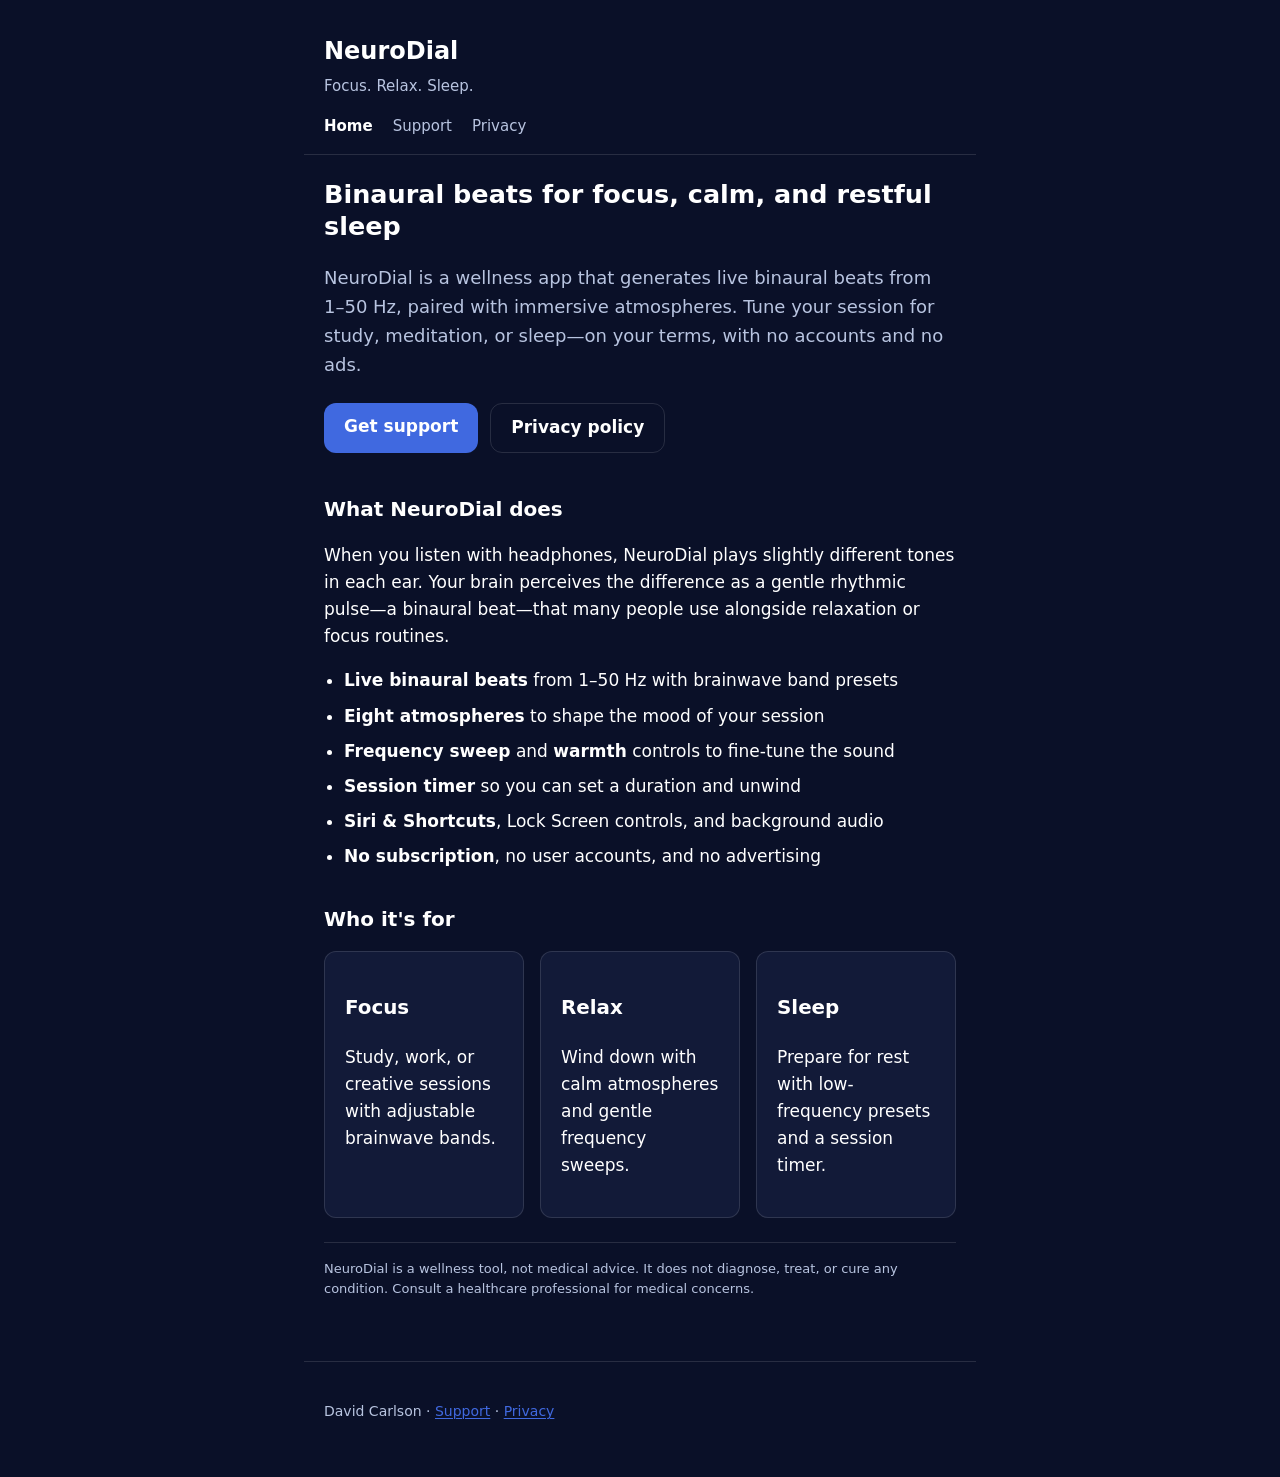
<file: index.html>
<!DOCTYPE html>
<html lang="en">
<head>
  <meta charset="utf-8">
  <meta name="viewport" content="width=device-width, initial-scale=1">
  <meta name="description" content="NeuroDial — binaural beats for focus, relaxation, and sleep. Live frequencies, atmospheres, no subscription.">
  <title>NeuroDial — Focus. Relax. Sleep.</title>
  <link rel="stylesheet" href="styles.css">
</head>
<body>
  <a class="skip-link" href="#main">Skip to content</a>
  <header class="site-header">
    <p class="logo"><a href="index.html">NeuroDial</a></p>
    <p class="tagline">Focus. Relax. Sleep.</p>
    <nav class="primary-nav" aria-label="Primary">
      <a href="index.html" aria-current="page">Home</a>
      <a href="support.html">Support</a>
      <a href="privacy.html">Privacy</a>
    </nav>
  </header>
  <main id="main">
    <section class="hero">
      <h1 class="visually-hidden">NeuroDial</h1>
      <h2>Binaural beats for focus, calm, and restful sleep</h2>
      <p class="lead">NeuroDial is a wellness app that generates live binaural beats from 1–50 Hz, paired with immersive atmospheres. Tune your session for study, meditation, or sleep—on your terms, with no accounts and no ads.</p>
      <div class="cta-row">
        <a class="btn btn-primary" href="support.html">Get support</a>
        <a class="btn btn-secondary" href="privacy.html">Privacy policy</a>
      </div>
    </section>
    <section aria-labelledby="features-heading">
      <h2 id="features-heading" class="section-title">What NeuroDial does</h2>
      <p>When you listen with headphones, NeuroDial plays slightly different tones in each ear. Your brain perceives the difference as a gentle rhythmic pulse—a binaural beat—that many people use alongside relaxation or focus routines.</p>
      <ul class="feature-list">
        <li><strong>Live binaural beats</strong> from 1–50 Hz with brainwave band presets</li>
        <li><strong>Eight atmospheres</strong> to shape the mood of your session</li>
        <li><strong>Frequency sweep</strong> and <strong>warmth</strong> controls to fine-tune the sound</li>
        <li><strong>Session timer</strong> so you can set a duration and unwind</li>
        <li><strong>Siri &amp; Shortcuts</strong>, Lock Screen controls, and background audio</li>
        <li><strong>No subscription</strong>, no user accounts, and no advertising</li>
      </ul>
    </section>
    <section aria-labelledby="who-heading">
      <h2 id="who-heading" class="section-title">Who it's for</h2>
      <div class="card-grid">
        <article class="card"><h3>Focus</h3><p>Study, work, or creative sessions with adjustable brainwave bands.</p></article>
        <article class="card"><h3>Relax</h3><p>Wind down with calm atmospheres and gentle frequency sweeps.</p></article>
        <article class="card"><h3>Sleep</h3><p>Prepare for rest with low-frequency presets and a session timer.</p></article>
      </div>
    </section>
    <p class="disclaimer">NeuroDial is a wellness tool, not medical advice. It does not diagnose, treat, or cure any condition. Consult a healthcare professional for medical concerns.</p>
  </main>
  <footer class="site-footer">
    <p>David Carlson · <a href="support.html">Support</a> · <a href="privacy.html">Privacy</a></p>
  </footer>
</body>
</html>
</file>
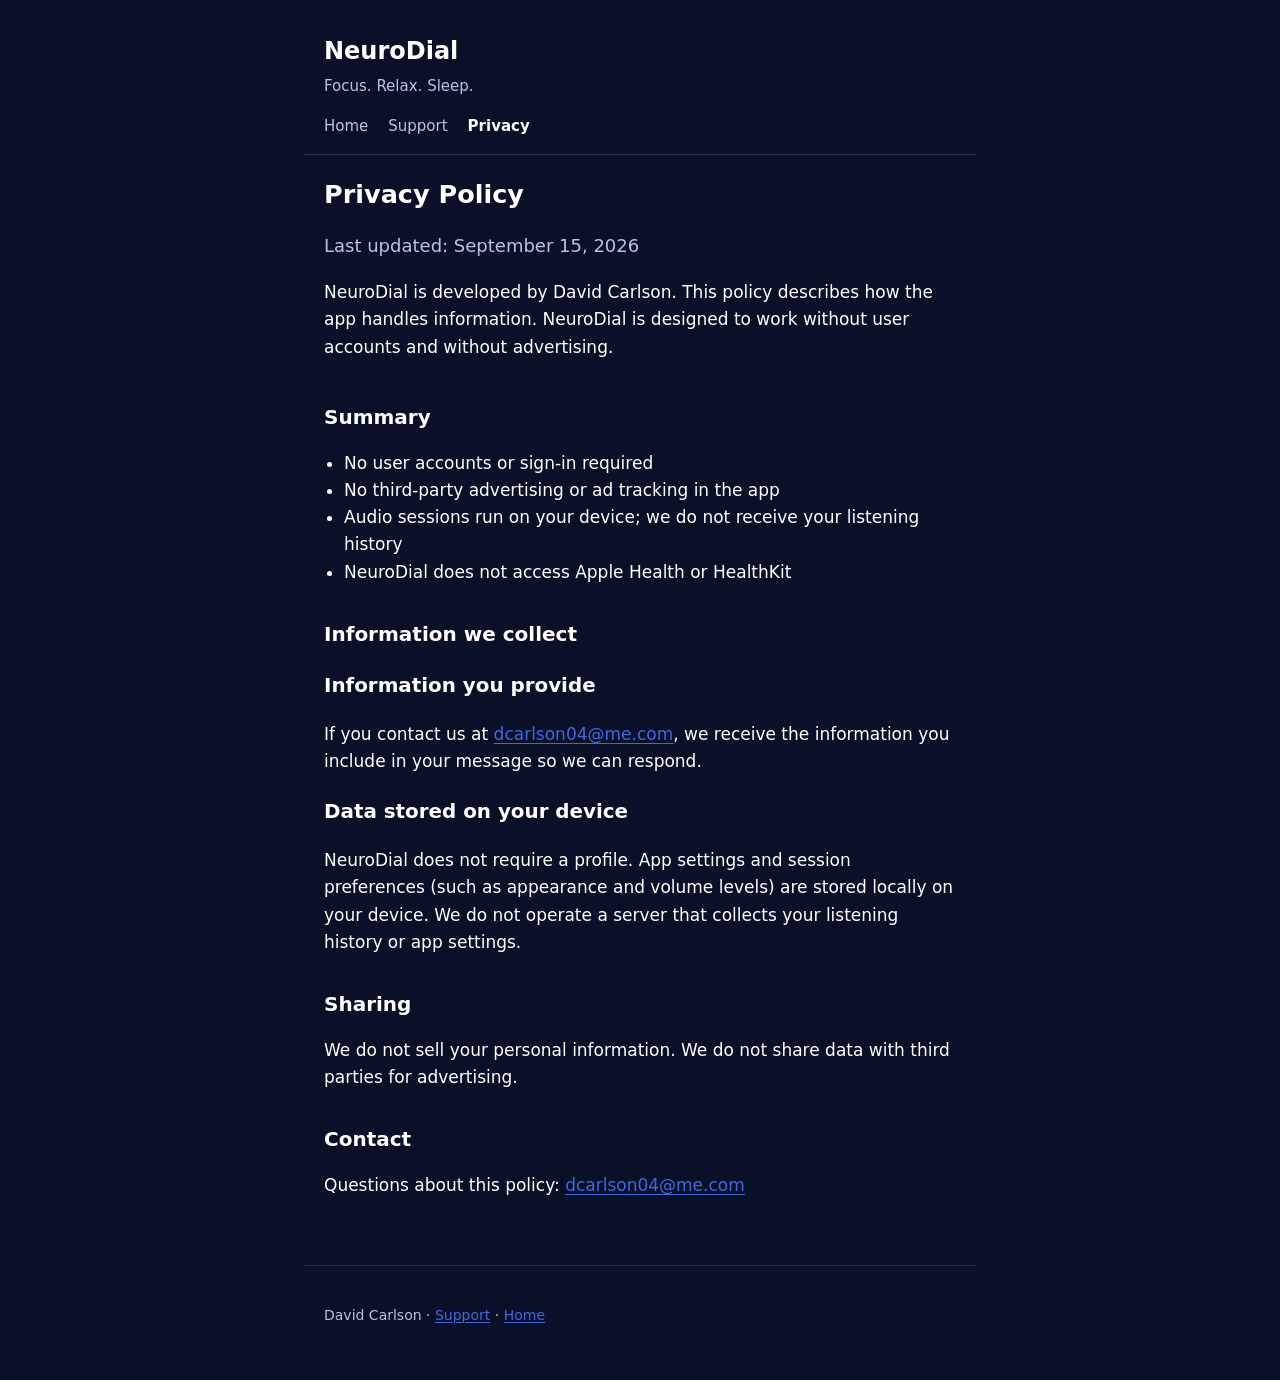
<file: privacy.html>
<!DOCTYPE html>
<html lang="en">
<head>
  <meta charset="utf-8">
  <meta name="viewport" content="width=device-width, initial-scale=1">
  <meta name="description" content="NeuroDial Privacy Policy — how the app handles your information.">
  <title>NeuroDial Privacy Policy</title>
  <link rel="stylesheet" href="styles.css">
</head>
<body>
  <a class="skip-link" href="#main">Skip to content</a>
  <header class="site-header">
    <p class="logo"><a href="index.html">NeuroDial</a></p>
    <p class="tagline">Focus. Relax. Sleep.</p>
    <nav class="primary-nav" aria-label="Primary">
      <a href="index.html">Home</a>
      <a href="support.html">Support</a>
      <a href="privacy.html" aria-current="page">Privacy</a>
    </nav>
  </header>
  <main id="main">
    <section class="hero">
      <h1>Privacy Policy</h1>
      <p class="lead">Last updated: September 15, 2026</p>
      <p>NeuroDial is developed by David Carlson. This policy describes how the app handles information. NeuroDial is designed to work without user accounts and without advertising.</p>
    </section>
    <section aria-labelledby="summary-heading">
      <h2 id="summary-heading" class="section-title">Summary</h2>
      <ul class="check-list">
        <li>No user accounts or sign-in required</li>
        <li>No third-party advertising or ad tracking in the app</li>
        <li>Audio sessions run on your device; we do not receive your listening history</li>
        <li>NeuroDial does not access Apple Health or HealthKit</li>
      </ul>
    </section>
    <section aria-labelledby="collect-heading">
      <h2 id="collect-heading" class="section-title">Information we collect</h2>
      <h3>Information you provide</h3>
      <p>If you contact us at <a href="mailto:dcarlson04@me.com">dcarlson04@me.com</a>, we receive the information you include in your message so we can respond.</p>
      <h3>Data stored on your device</h3>
      <p>NeuroDial does not require a profile. App settings and session preferences (such as appearance and volume levels) are stored locally on your device. We do not operate a server that collects your listening history or app settings.</p>
    </section>
    <section aria-labelledby="share-heading">
      <h2 id="share-heading" class="section-title">Sharing</h2>
      <p>We do not sell your personal information. We do not share data with third parties for advertising.</p>
    </section>
    <section aria-labelledby="contact-heading">
      <h2 id="contact-heading" class="section-title">Contact</h2>
      <p>Questions about this policy: <a href="mailto:dcarlson04@me.com">dcarlson04@me.com</a></p>
    </section>
  </main>
  <footer class="site-footer"><p>David Carlson · <a href="support.html">Support</a> · <a href="index.html">Home</a></p></footer>
</body>
</html>
</file>
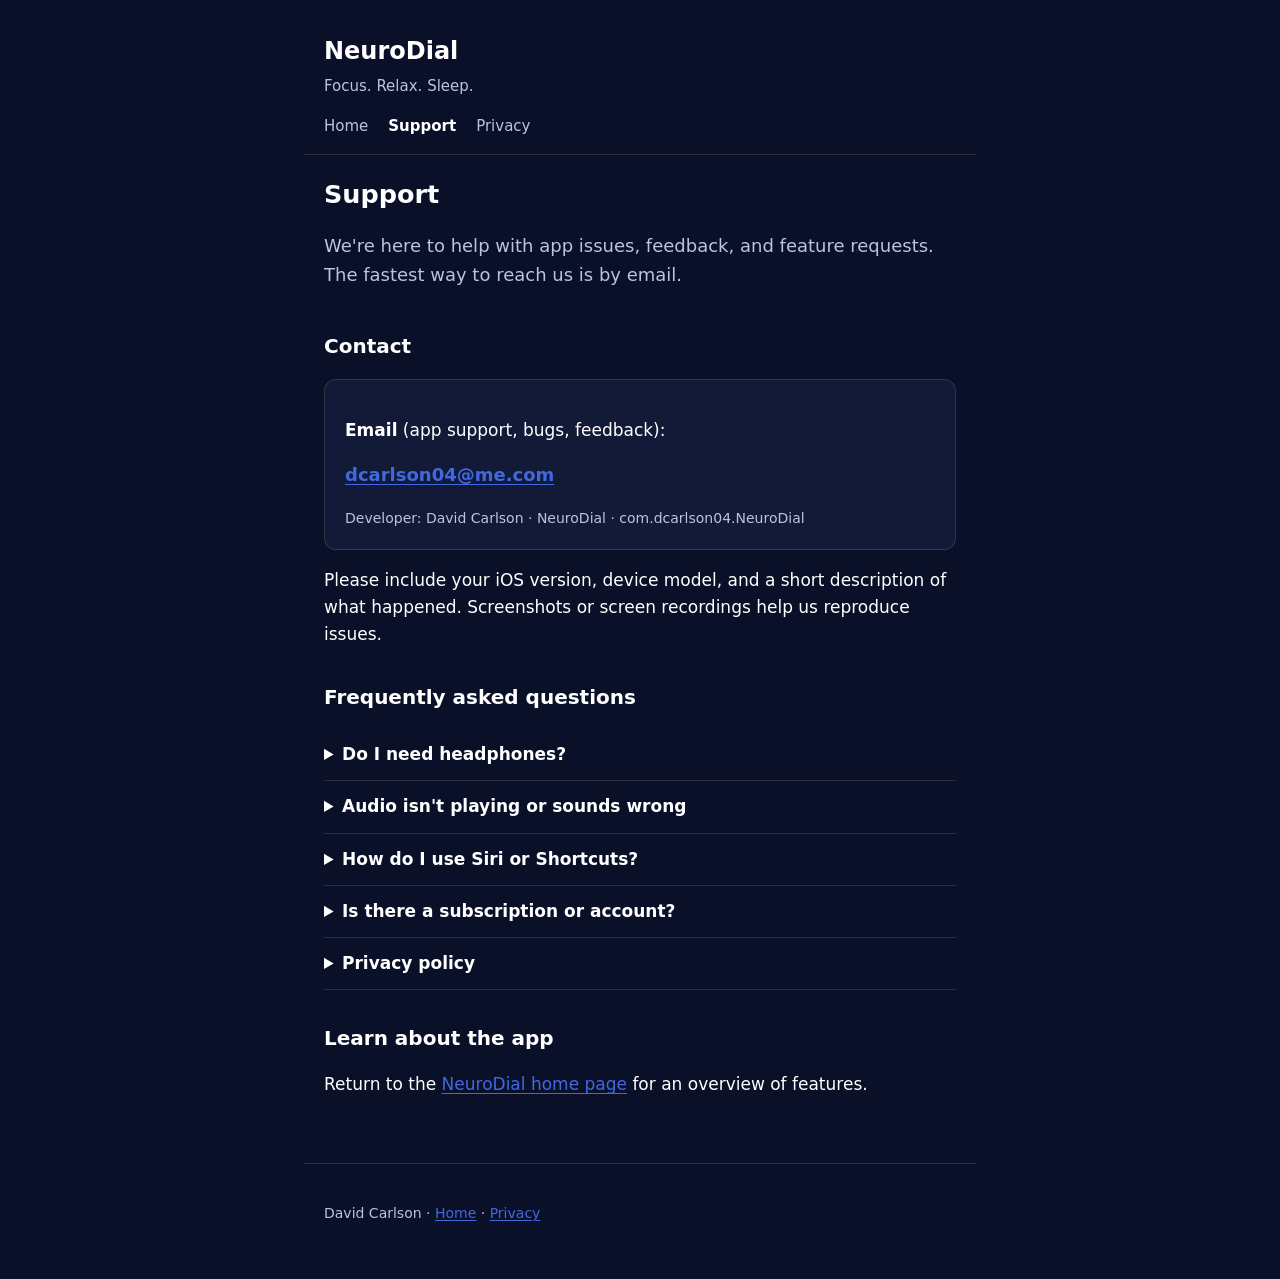
<file: support.html>
<!DOCTYPE html>
<html lang="en">
<head>
  <meta charset="utf-8">
  <meta name="viewport" content="width=device-width, initial-scale=1">
  <meta name="description" content="NeuroDial support — contact, FAQ, and help with headphones, audio, and more.">
  <title>NeuroDial Support</title>
  <link rel="stylesheet" href="styles.css">
</head>
<body>
  <a class="skip-link" href="#main">Skip to content</a>
  <header class="site-header">
    <p class="logo"><a href="index.html">NeuroDial</a></p>
    <p class="tagline">Focus. Relax. Sleep.</p>
    <nav class="primary-nav" aria-label="Primary">
      <a href="index.html">Home</a>
      <a href="support.html" aria-current="page">Support</a>
      <a href="privacy.html">Privacy</a>
    </nav>
  </header>
  <main id="main">
    <section class="hero">
      <h1>Support</h1>
      <p class="lead">We're here to help with app issues, feedback, and feature requests. The fastest way to reach us is by email.</p>
    </section>
    <section aria-labelledby="contact-heading">
      <h2 id="contact-heading" class="section-title">Contact</h2>
      <div class="contact-box">
        <p><strong>Email</strong> (app support, bugs, feedback):</p>
        <p><a class="email" href="mailto:dcarlson04@me.com">dcarlson04@me.com</a></p>
        <p class="meta">Developer: David Carlson · NeuroDial · com.dcarlson04.NeuroDial</p>
      </div>
      <p>Please include your iOS version, device model, and a short description of what happened. Screenshots or screen recordings help us reproduce issues.</p>
    </section>
    <section class="faq" aria-labelledby="faq-heading">
      <h2 id="faq-heading" class="section-title">Frequently asked questions</h2>
      <details><summary>Do I need headphones?</summary><p>Yes. Binaural beats require separate tones in each ear, so stereo headphones or earphones work best.</p></details>
      <details><summary>Audio isn't playing or sounds wrong</summary><p>Check volume and the Ring/Silent switch. Force-quit and reopen NeuroDial. Try reconnecting Bluetooth headphones.</p></details>
      <details><summary>How do I use Siri or Shortcuts?</summary><p>Add NeuroDial actions from the Shortcuts app. Update iOS and NeuroDial if a shortcut fails.</p></details>
      <details><summary>Is there a subscription or account?</summary><p>No. NeuroDial has no subscription, no user accounts, and no ads.</p></details>
      <details><summary>Privacy policy</summary><p>See our <a href="privacy.html">Privacy Policy</a>.</p></details>
    </section>
    <section aria-labelledby="more-heading">
      <h2 id="more-heading" class="section-title">Learn about the app</h2>
      <p>Return to the <a href="index.html">NeuroDial home page</a> for an overview of features.</p>
    </section>
  </main>
  <footer class="site-footer"><p>David Carlson · <a href="index.html">Home</a> · <a href="privacy.html">Privacy</a></p></footer>
</body>
</html>
</file>
<file: styles.css>
/* NeuroDial — shared styles (mobile-first) */
:root {
  --bg: #0a1028;
  --bg-elevated: #121a38;
  --accent: #4069E0;
  --accent-hover: #5a7ef0;
  --text: #ffffff;
  --text-muted: #b8c4e0;
  --border: rgba(255, 255, 255, 0.12);
  --max-width: 42rem;
  --radius: 12px;
  --font: -apple-system, BlinkMacSystemFont, "SF Pro Text", "Segoe UI", system-ui, sans-serif;
}

*, *::before, *::after { box-sizing: border-box; }
html { scroll-behavior: smooth; }
body {
  margin: 0;
  font-family: var(--font);
  font-size: 1.0625rem;
  line-height: 1.6;
  color: var(--text);
  background: var(--bg);
  -webkit-font-smoothing: antialiased;
}
a { color: var(--accent); text-decoration-thickness: 1px; text-underline-offset: 0.15em; }
a:hover, a:focus-visible { color: var(--accent-hover); }
a:focus-visible, button:focus-visible { outline: 2px solid var(--accent); outline-offset: 3px; }
.skip-link {
  position: absolute; left: -9999px; top: 0; z-index: 100;
  padding: 0.75rem 1rem; background: var(--accent); color: #fff;
}
.skip-link:focus { left: 0; }
.site-header {
  max-width: var(--max-width); margin: 0 auto; padding: 2rem 1.25rem 1rem;
  border-bottom: 1px solid var(--border);
}
.logo { margin: 0; font-size: 1.5rem; font-weight: 700; }
.logo a { color: var(--text); text-decoration: none; }
.tagline { margin: 0.25rem 0 1rem; color: var(--text-muted); font-size: 0.9375rem; }
.primary-nav { display: flex; gap: 1.25rem; flex-wrap: wrap; }
.primary-nav a { color: var(--text-muted); text-decoration: none; font-size: 0.9375rem; }
.primary-nav a[aria-current="page"] { color: var(--text); font-weight: 600; }
main { max-width: var(--max-width); margin: 0 auto; padding: 1.5rem 1.25rem 3rem; }
.hero { margin-bottom: 2.5rem; }
.hero h1, .hero h2 { margin-top: 0; line-height: 1.25; }
.lead { font-size: 1.125rem; color: var(--text-muted); }
.section-title { margin-top: 2rem; font-size: 1.25rem; }
.feature-list { padding-left: 1.25rem; }
.feature-list li { margin-bottom: 0.5rem; }
.card-grid { display: grid; gap: 1rem; }
@media (min-width: 36rem) { .card-grid { grid-template-columns: repeat(3, 1fr); } }
.card {
  background: var(--bg-elevated); border: 1px solid var(--border);
  border-radius: var(--radius); padding: 1.25rem;
}
.cta-row { display: flex; gap: 0.75rem; flex-wrap: wrap; margin-top: 1.5rem; }
.btn {
  display: inline-block; padding: 0.625rem 1.25rem; border-radius: var(--radius);
  font-weight: 600; text-decoration: none;
}
.btn-primary { background: var(--accent); color: #fff; }
.btn-primary:hover { background: var(--accent-hover); color: #fff; }
.btn-secondary { border: 1px solid var(--border); color: var(--text); }
.contact-box {
  background: var(--bg-elevated); border: 1px solid var(--border);
  border-radius: var(--radius); padding: 1.25rem; margin-bottom: 1rem;
}
.contact-box .email { font-size: 1.125rem; font-weight: 600; }
.contact-box .meta { color: var(--text-muted); font-size: 0.875rem; margin-bottom: 0; }
.faq details { border-bottom: 1px solid var(--border); padding: 0.75rem 0; }
.faq summary { cursor: pointer; font-weight: 600; }
.check-list { padding-left: 1.25rem; }
.disclaimer {
  font-size: 0.8125rem; color: var(--text-muted); margin-top: 1.5rem;
  padding-top: 1rem; border-top: 1px solid var(--border);
}
.site-footer {
  max-width: var(--max-width); margin: 0 auto; padding: 1.5rem 1.25rem 2.5rem;
  border-top: 1px solid var(--border); color: var(--text-muted); font-size: 0.875rem;
}
.visually-hidden {
  position: absolute; width: 1px; height: 1px; padding: 0; margin: -1px;
  overflow: hidden; clip: rect(0,0,0,0); white-space: nowrap; border: 0;
}
</file>
